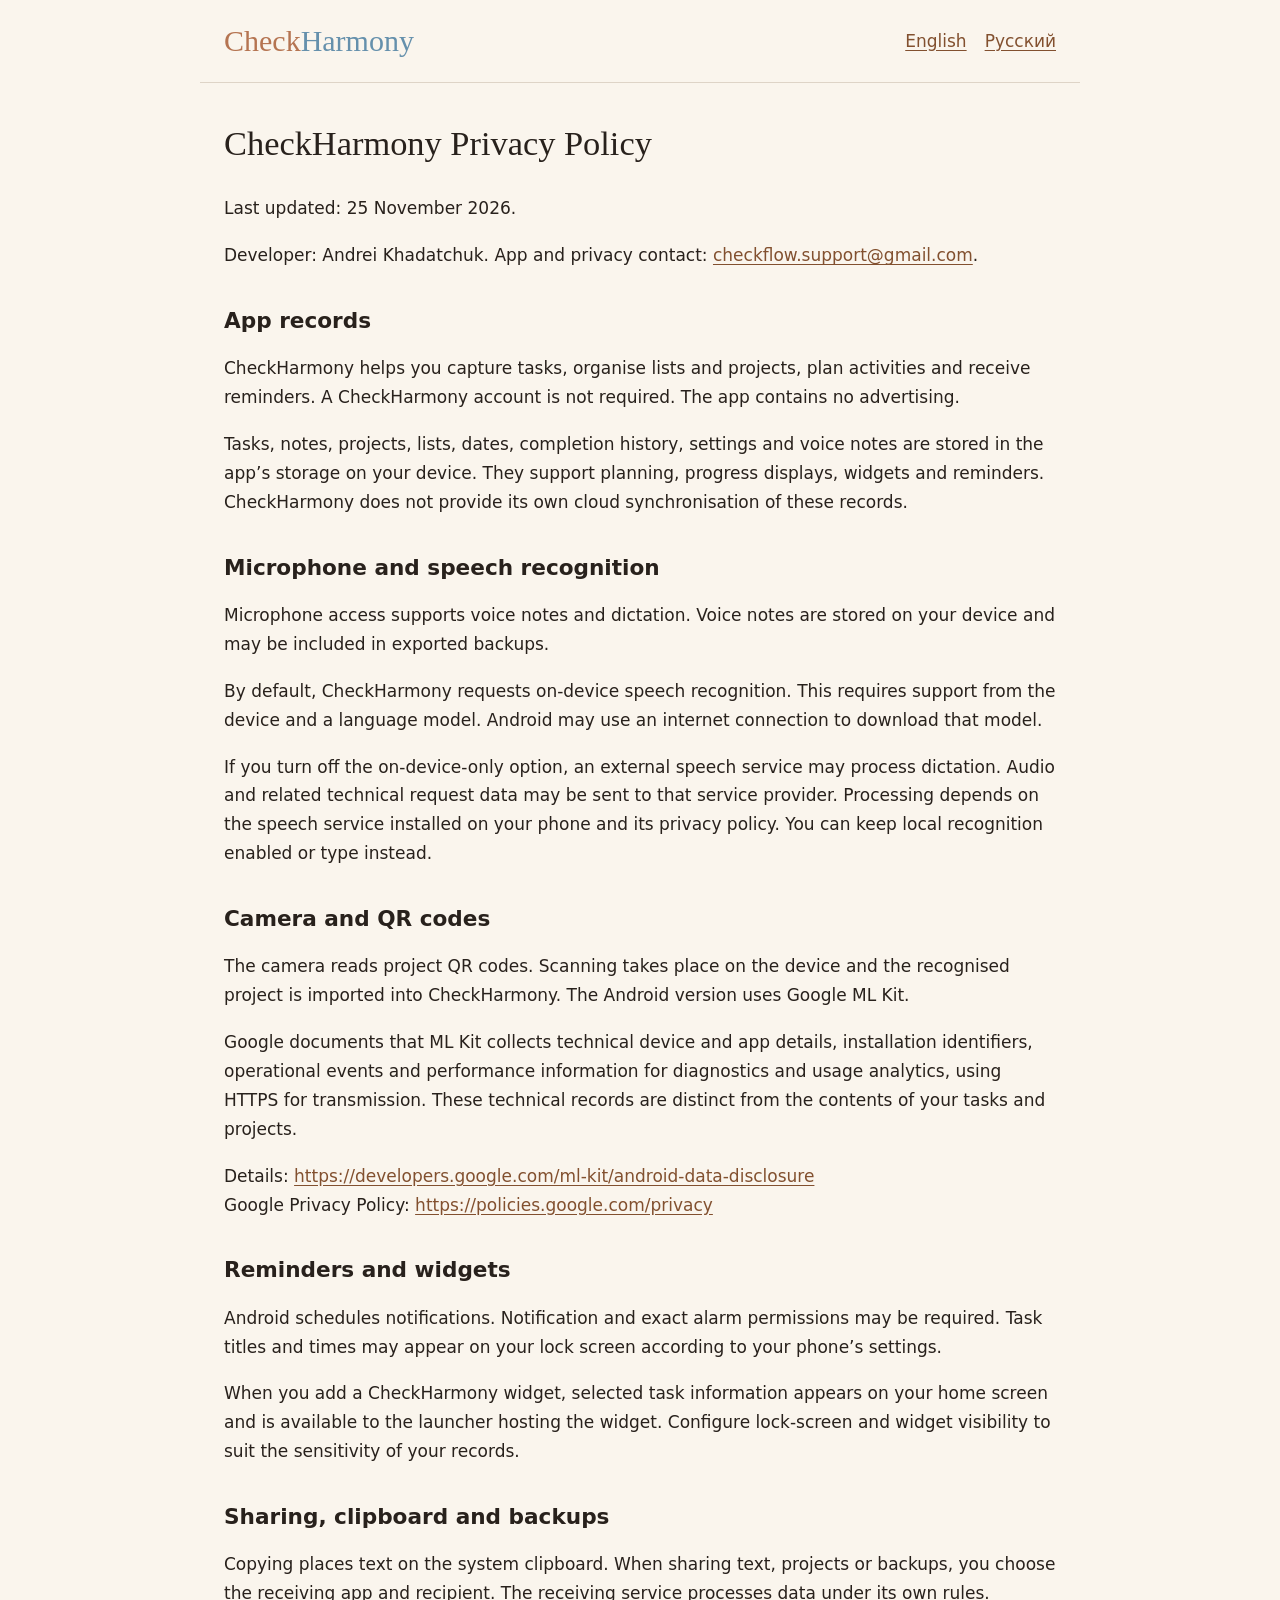
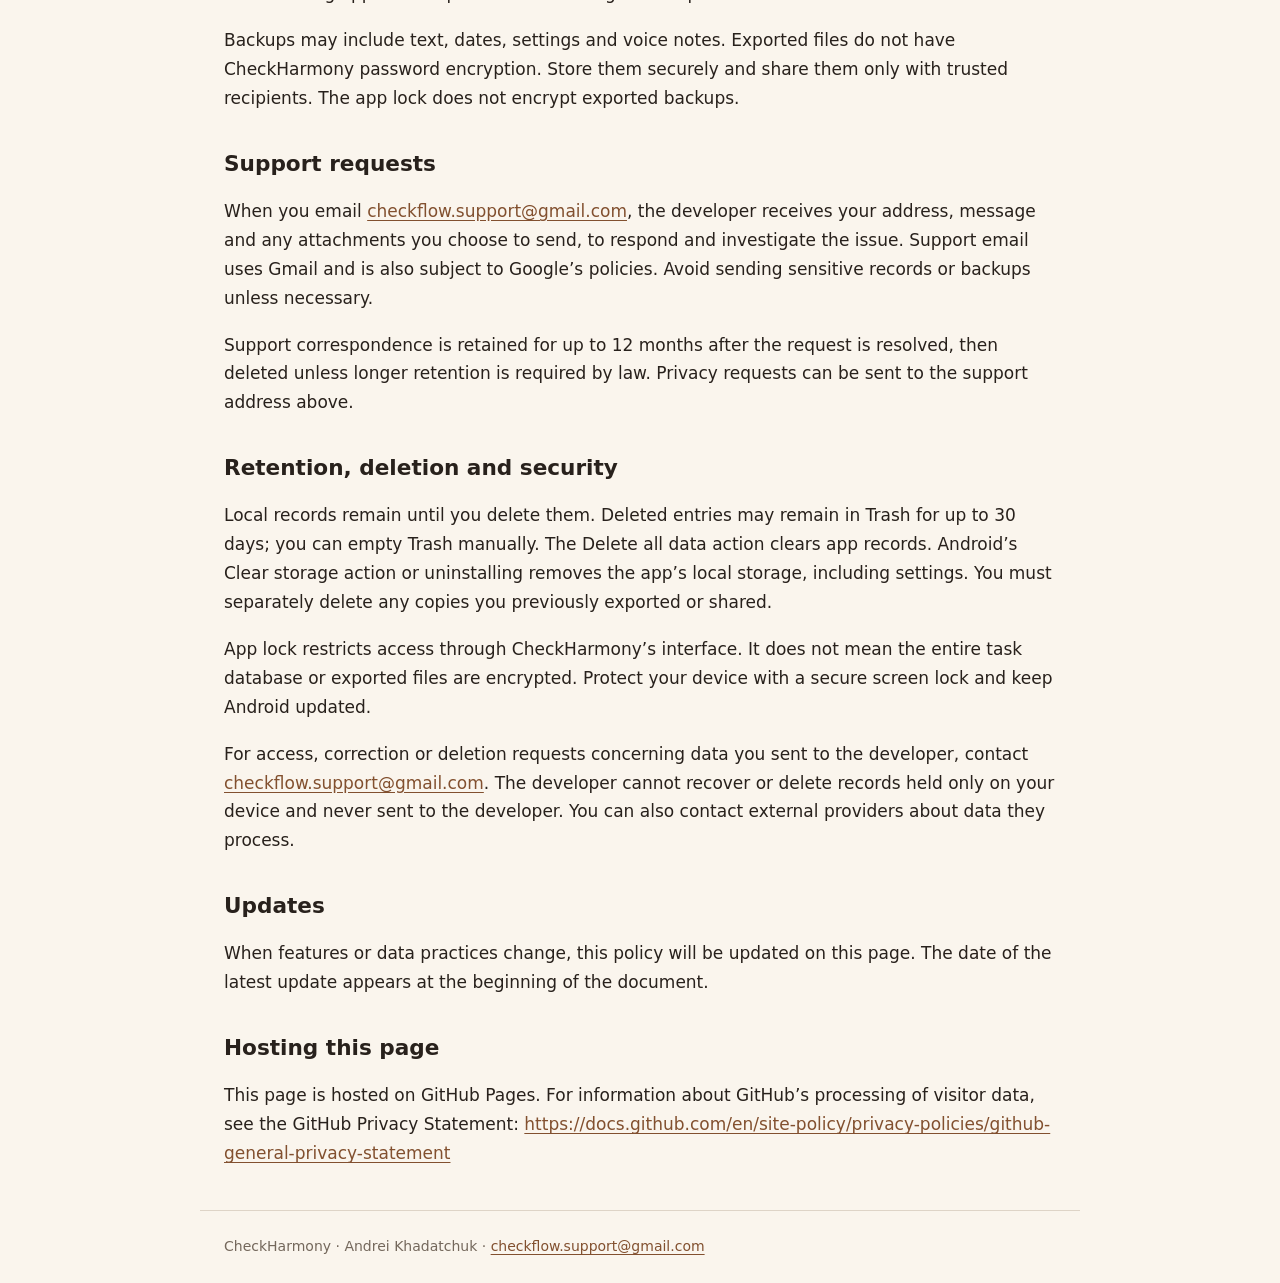
<file: index.html>
<!doctype html>
<html lang="en">
<head>
<meta charset="utf-8">
<meta name="viewport" content="width=device-width, initial-scale=1">
<meta name="description" content="CheckHarmony Privacy Policy">
<title>CheckHarmony Privacy Policy</title>
<link rel="stylesheet" href="styles.css">
</head>
<body>
<header><a class="brand" href="index.html">Check<span>Harmony</span></a><nav aria-label="Language"><a href="index.html" lang="en" hreflang="en">English</a><a href="ru.html" lang="ru" hreflang="ru">Русский</a></nav></header>
<main><h1>CheckHarmony Privacy Policy</h1><p>Last updated: 25 November 2026.</p><p>Developer: Andrei Khadatchuk. App and privacy contact: <a href="mailto:checkflow.support@gmail.com">checkflow.support@gmail.com</a>.</p><h2>App records</h2><p>CheckHarmony helps you capture tasks, organise lists and projects, plan activities and receive reminders. A CheckHarmony account is not required. The app contains no advertising.</p><p>Tasks, notes, projects, lists, dates, completion history, settings and voice notes are stored in the app’s storage on your device. They support planning, progress displays, widgets and reminders. CheckHarmony does not provide its own cloud synchronisation of these records.</p><h2>Microphone and speech recognition</h2><p>Microphone access supports voice notes and dictation. Voice notes are stored on your device and may be included in exported backups.</p><p>By default, CheckHarmony requests on-device speech recognition. This requires support from the device and a language model. Android may use an internet connection to download that model.</p><p>If you turn off the on-device-only option, an external speech service may process dictation. Audio and related technical request data may be sent to that service provider. Processing depends on the speech service installed on your phone and its privacy policy. You can keep local recognition enabled or type instead.</p><h2>Camera and QR codes</h2><p>The camera reads project QR codes. Scanning takes place on the device and the recognised project is imported into CheckHarmony. The Android version uses Google ML Kit.</p><p>Google documents that ML Kit collects technical device and app details, installation identifiers, operational events and performance information for diagnostics and usage analytics, using HTTPS for transmission. These technical records are distinct from the contents of your tasks and projects.</p><p>Details: <a href="https://developers.google.com/ml-kit/android-data-disclosure">https://developers.google.com/ml-kit/android-data-disclosure</a><br>Google Privacy Policy: <a href="https://policies.google.com/privacy">https://policies.google.com/privacy</a></p><h2>Reminders and widgets</h2><p>Android schedules notifications. Notification and exact alarm permissions may be required. Task titles and times may appear on your lock screen according to your phone’s settings.</p><p>When you add a CheckHarmony widget, selected task information appears on your home screen and is available to the launcher hosting the widget. Configure lock-screen and widget visibility to suit the sensitivity of your records.</p><h2>Sharing, clipboard and backups</h2><p>Copying places text on the system clipboard. When sharing text, projects or backups, you choose the receiving app and recipient. The receiving service processes data under its own rules.</p><p>Backups may include text, dates, settings and voice notes. Exported files do not have CheckHarmony password encryption. Store them securely and share them only with trusted recipients. The app lock does not encrypt exported backups.</p><h2>Support requests</h2><p>When you email <a href="mailto:checkflow.support@gmail.com">checkflow.support@gmail.com</a>, the developer receives your address, message and any attachments you choose to send, to respond and investigate the issue. Support email uses Gmail and is also subject to Google’s policies. Avoid sending sensitive records or backups unless necessary.</p><p>Support correspondence is retained for up to 12 months after the request is resolved, then deleted unless longer retention is required by law. Privacy requests can be sent to the support address above.</p><h2>Retention, deletion and security</h2><p>Local records remain until you delete them. Deleted entries may remain in Trash for up to 30 days; you can empty Trash manually. The Delete all data action clears app records. Android’s Clear storage action or uninstalling removes the app’s local storage, including settings. You must separately delete any copies you previously exported or shared.</p><p>App lock restricts access through CheckHarmony’s interface. It does not mean the entire task database or exported files are encrypted. Protect your device with a secure screen lock and keep Android updated.</p><p>For access, correction or deletion requests concerning data you sent to the developer, contact <a href="mailto:checkflow.support@gmail.com">checkflow.support@gmail.com</a>. The developer cannot recover or delete records held only on your device and never sent to the developer. You can also contact external providers about data they process.</p><h2>Updates</h2><p>When features or data practices change, this policy will be updated on this page. The date of the latest update appears at the beginning of the document.</p><h2>Hosting this page</h2><p>This page is hosted on GitHub Pages. For information about GitHub’s processing of visitor data, see the GitHub Privacy Statement: <a href="https://docs.github.com/en/site-policy/privacy-policies/github-general-privacy-statement">https://docs.github.com/en/site-policy/privacy-policies/github-general-privacy-statement</a></p></main>
<footer>CheckHarmony · Andrei Khadatchuk · <a href="mailto:checkflow.support@gmail.com">checkflow.support@gmail.com</a></footer>
</body>
</html>
</file>
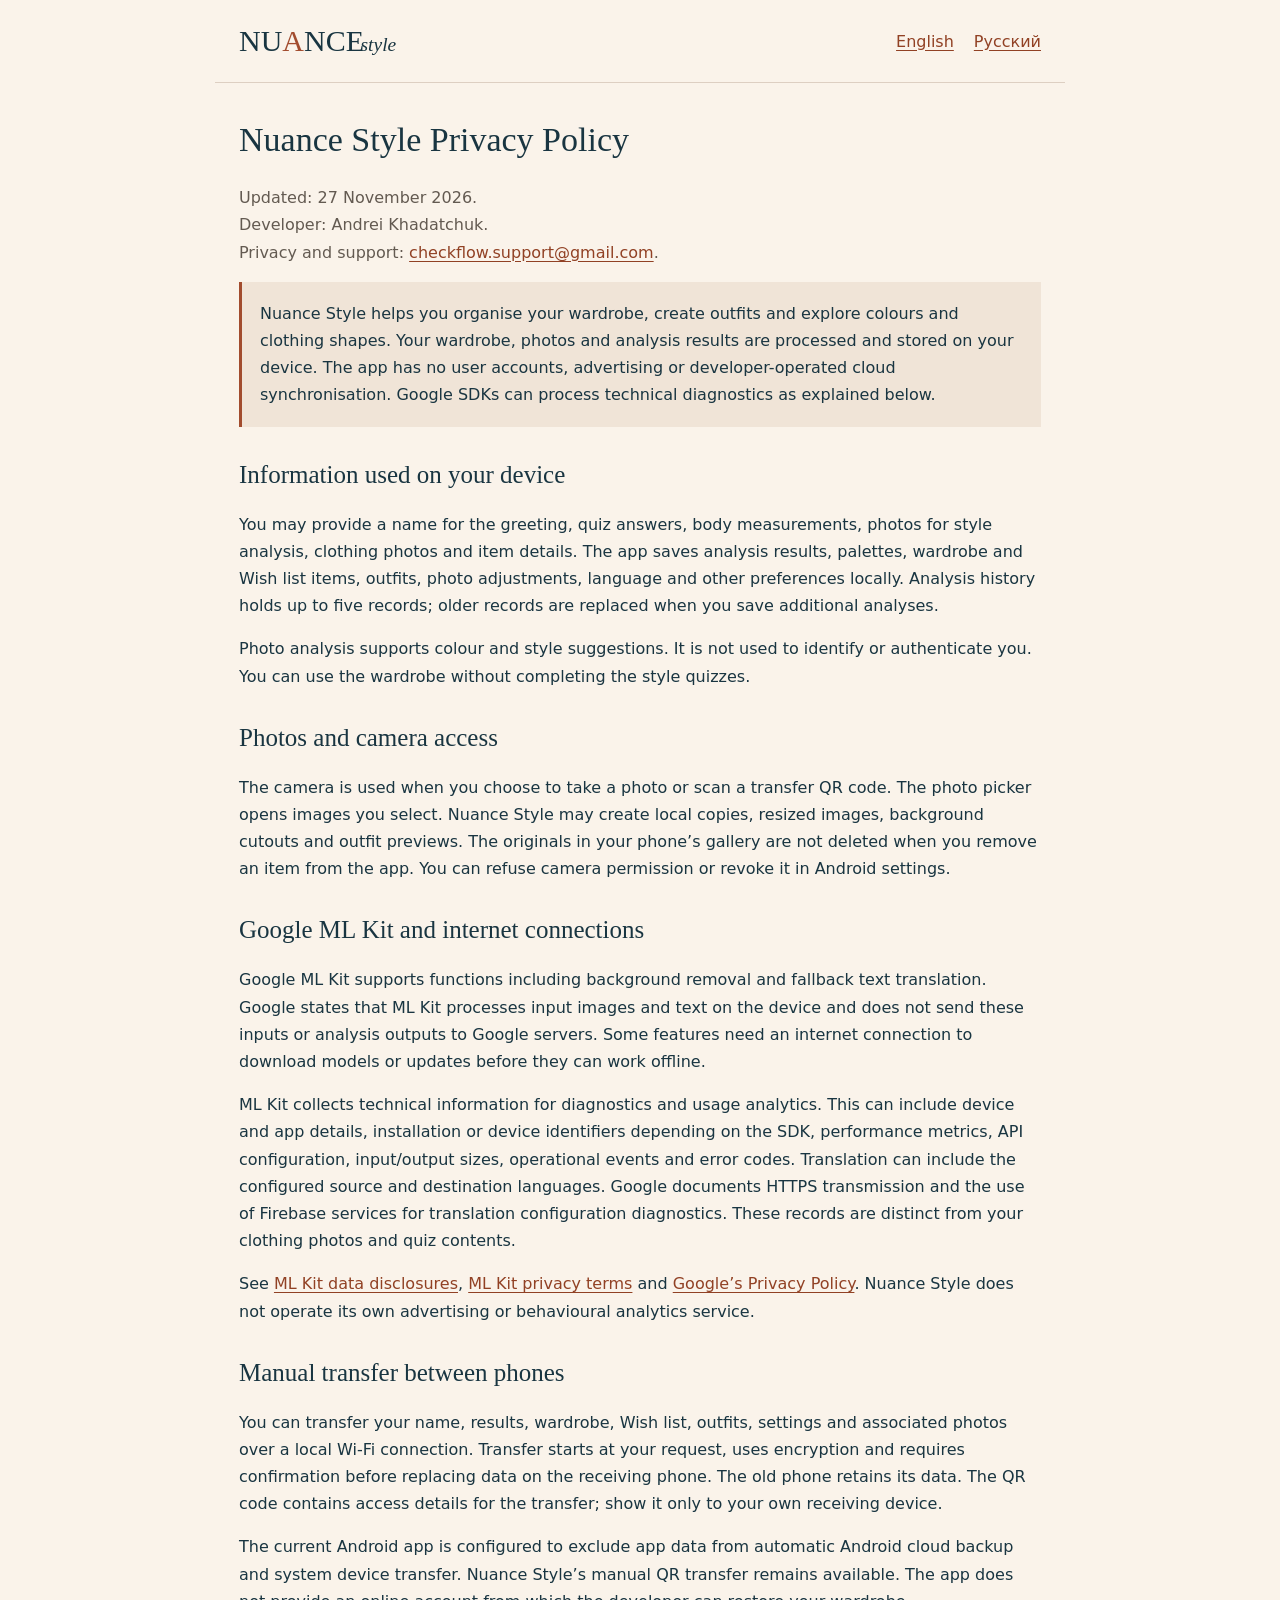
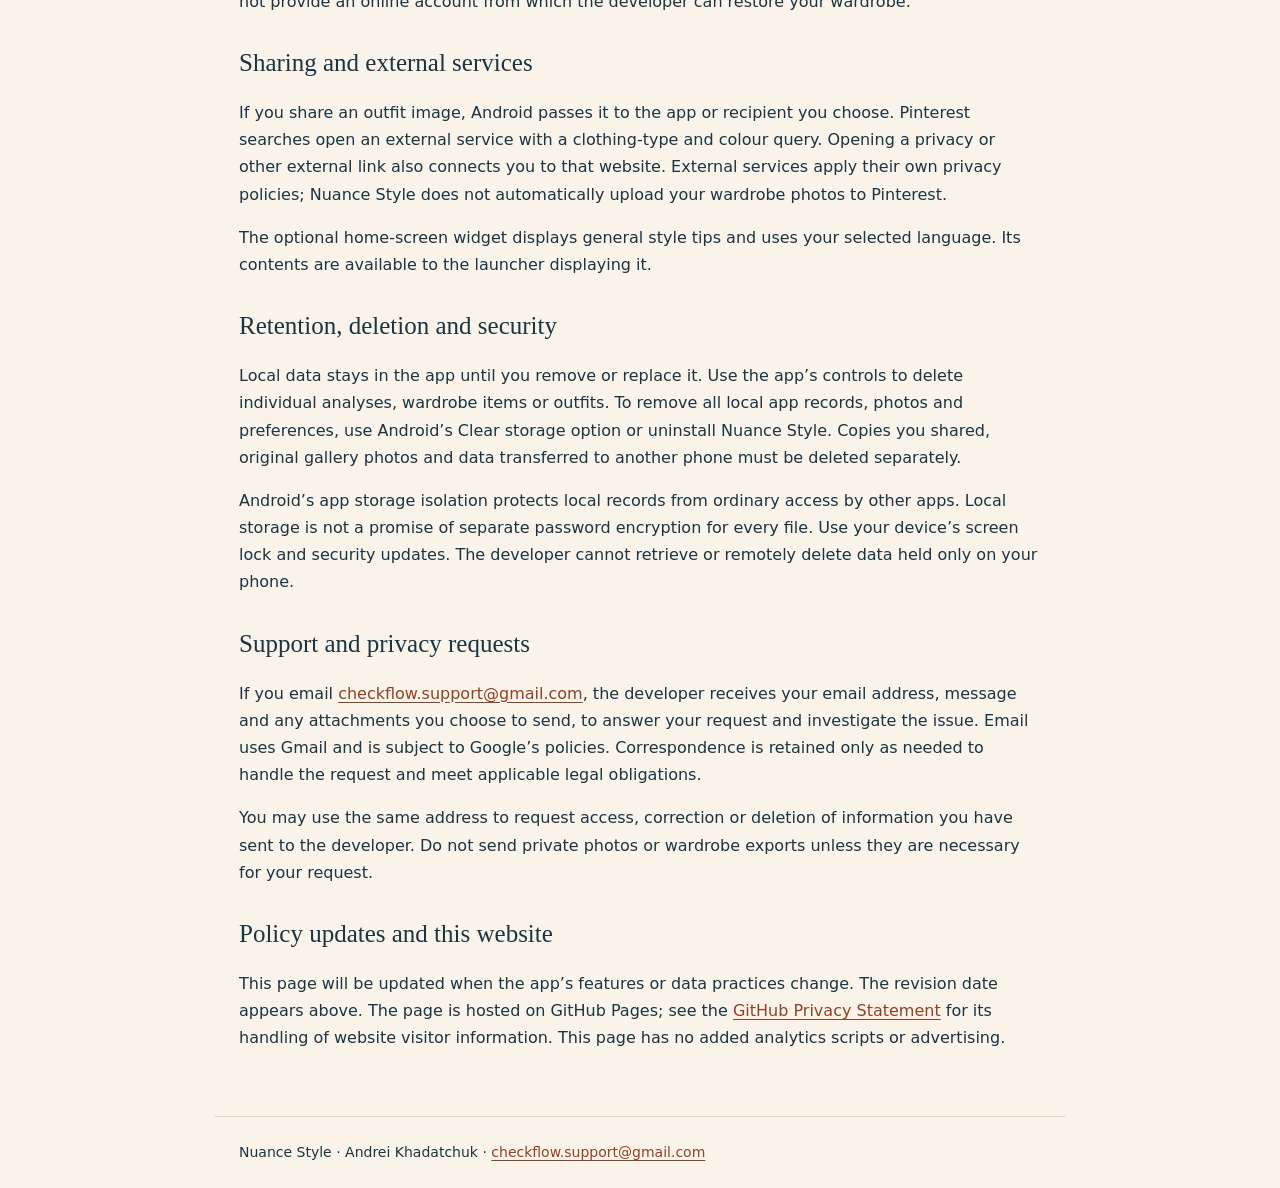
<file: nuance-style/index.html>
<!doctype html>
<html lang="en">
<head><meta charset="utf-8"><meta name="viewport" content="width=device-width, initial-scale=1"><meta name="description" content="Nuance Style privacy policy: local wardrobe, photos, style analysis and Google ML Kit."><title>Nuance Style — Privacy Policy</title><link rel="stylesheet" href="styles.css"></head>
<body>
<header><a class="brand" href="./">NU<b>A</b>NCE<em>style</em></a><nav aria-label="Language"><a href="./" lang="en" hreflang="en" aria-current="page">English</a><a href="ru.html" lang="ru" hreflang="ru">Русский</a></nav></header>
<main>
<h1>Nuance Style Privacy Policy</h1>
<p class="meta">Updated: 27 November 2026.<br>Developer: Andrei Khadatchuk.<br>Privacy and support: <a href="mailto:checkflow.support@gmail.com">checkflow.support@gmail.com</a>.</p>
<p class="intro">Nuance Style helps you organise your wardrobe, create outfits and explore colours and clothing shapes. Your wardrobe, photos and analysis results are processed and stored on your device. The app has no user accounts, advertising or developer-operated cloud synchronisation. Google SDKs can process technical diagnostics as explained below.</p>
<h2>Information used on your device</h2>
<p>You may provide a name for the greeting, quiz answers, body measurements, photos for style analysis, clothing photos and item details. The app saves analysis results, palettes, wardrobe and Wish list items, outfits, photo adjustments, language and other preferences locally. Analysis history holds up to five records; older records are replaced when you save additional analyses.</p>
<p>Photo analysis supports colour and style suggestions. It is not used to identify or authenticate you. You can use the wardrobe without completing the style quizzes.</p>
<h2>Photos and camera access</h2>
<p>The camera is used when you choose to take a photo or scan a transfer QR code. The photo picker opens images you select. Nuance Style may create local copies, resized images, background cutouts and outfit previews. The originals in your phone’s gallery are not deleted when you remove an item from the app. You can refuse camera permission or revoke it in Android settings.</p>
<h2>Google ML Kit and internet connections</h2>
<p>Google ML Kit supports functions including background removal and fallback text translation. Google states that ML Kit processes input images and text on the device and does not send these inputs or analysis outputs to Google servers. Some features need an internet connection to download models or updates before they can work offline.</p>
<p>ML Kit collects technical information for diagnostics and usage analytics. This can include device and app details, installation or device identifiers depending on the SDK, performance metrics, API configuration, input/output sizes, operational events and error codes. Translation can include the configured source and destination languages. Google documents HTTPS transmission and the use of Firebase services for translation configuration diagnostics. These records are distinct from your clothing photos and quiz contents.</p>
<p>See <a href="https://developers.google.com/ml-kit/android-data-disclosure">ML Kit data disclosures</a>, <a href="https://developers.google.com/ml-kit/terms">ML Kit privacy terms</a> and <a href="https://policies.google.com/privacy">Google’s Privacy Policy</a>. Nuance Style does not operate its own advertising or behavioural analytics service.</p>
<h2>Manual transfer between phones</h2>
<p>You can transfer your name, results, wardrobe, Wish list, outfits, settings and associated photos over a local Wi-Fi connection. Transfer starts at your request, uses encryption and requires confirmation before replacing data on the receiving phone. The old phone retains its data. The QR code contains access details for the transfer; show it only to your own receiving device.</p>
<p>The current Android app is configured to exclude app data from automatic Android cloud backup and system device transfer. Nuance Style’s manual QR transfer remains available. The app does not provide an online account from which the developer can restore your wardrobe.</p>
<h2>Sharing and external services</h2>
<p>If you share an outfit image, Android passes it to the app or recipient you choose. Pinterest searches open an external service with a clothing-type and colour query. Opening a privacy or other external link also connects you to that website. External services apply their own privacy policies; Nuance Style does not automatically upload your wardrobe photos to Pinterest.</p>
<p>The optional home-screen widget displays general style tips and uses your selected language. Its contents are available to the launcher displaying it.</p>
<h2>Retention, deletion and security</h2>
<p>Local data stays in the app until you remove or replace it. Use the app’s controls to delete individual analyses, wardrobe items or outfits. To remove all local app records, photos and preferences, use Android’s Clear storage option or uninstall Nuance Style. Copies you shared, original gallery photos and data transferred to another phone must be deleted separately.</p>
<p>Android’s app storage isolation protects local records from ordinary access by other apps. Local storage is not a promise of separate password encryption for every file. Use your device’s screen lock and security updates. The developer cannot retrieve or remotely delete data held only on your phone.</p>
<h2>Support and privacy requests</h2>
<p>If you email <a href="mailto:checkflow.support@gmail.com">checkflow.support@gmail.com</a>, the developer receives your email address, message and any attachments you choose to send, to answer your request and investigate the issue. Email uses Gmail and is subject to Google’s policies. Correspondence is retained only as needed to handle the request and meet applicable legal obligations.</p>
<p>You may use the same address to request access, correction or deletion of information you have sent to the developer. Do not send private photos or wardrobe exports unless they are necessary for your request.</p>
<h2>Policy updates and this website</h2>
<p>This page will be updated when the app’s features or data practices change. The revision date appears above. The page is hosted on GitHub Pages; see the <a href="https://docs.github.com/en/site-policy/privacy-policies/github-general-privacy-statement">GitHub Privacy Statement</a> for its handling of website visitor information. This page has no added analytics scripts or advertising.</p>
</main><footer>Nuance Style · Andrei Khadatchuk · <a href="mailto:checkflow.support@gmail.com">checkflow.support@gmail.com</a></footer>
</body></html>
</file>
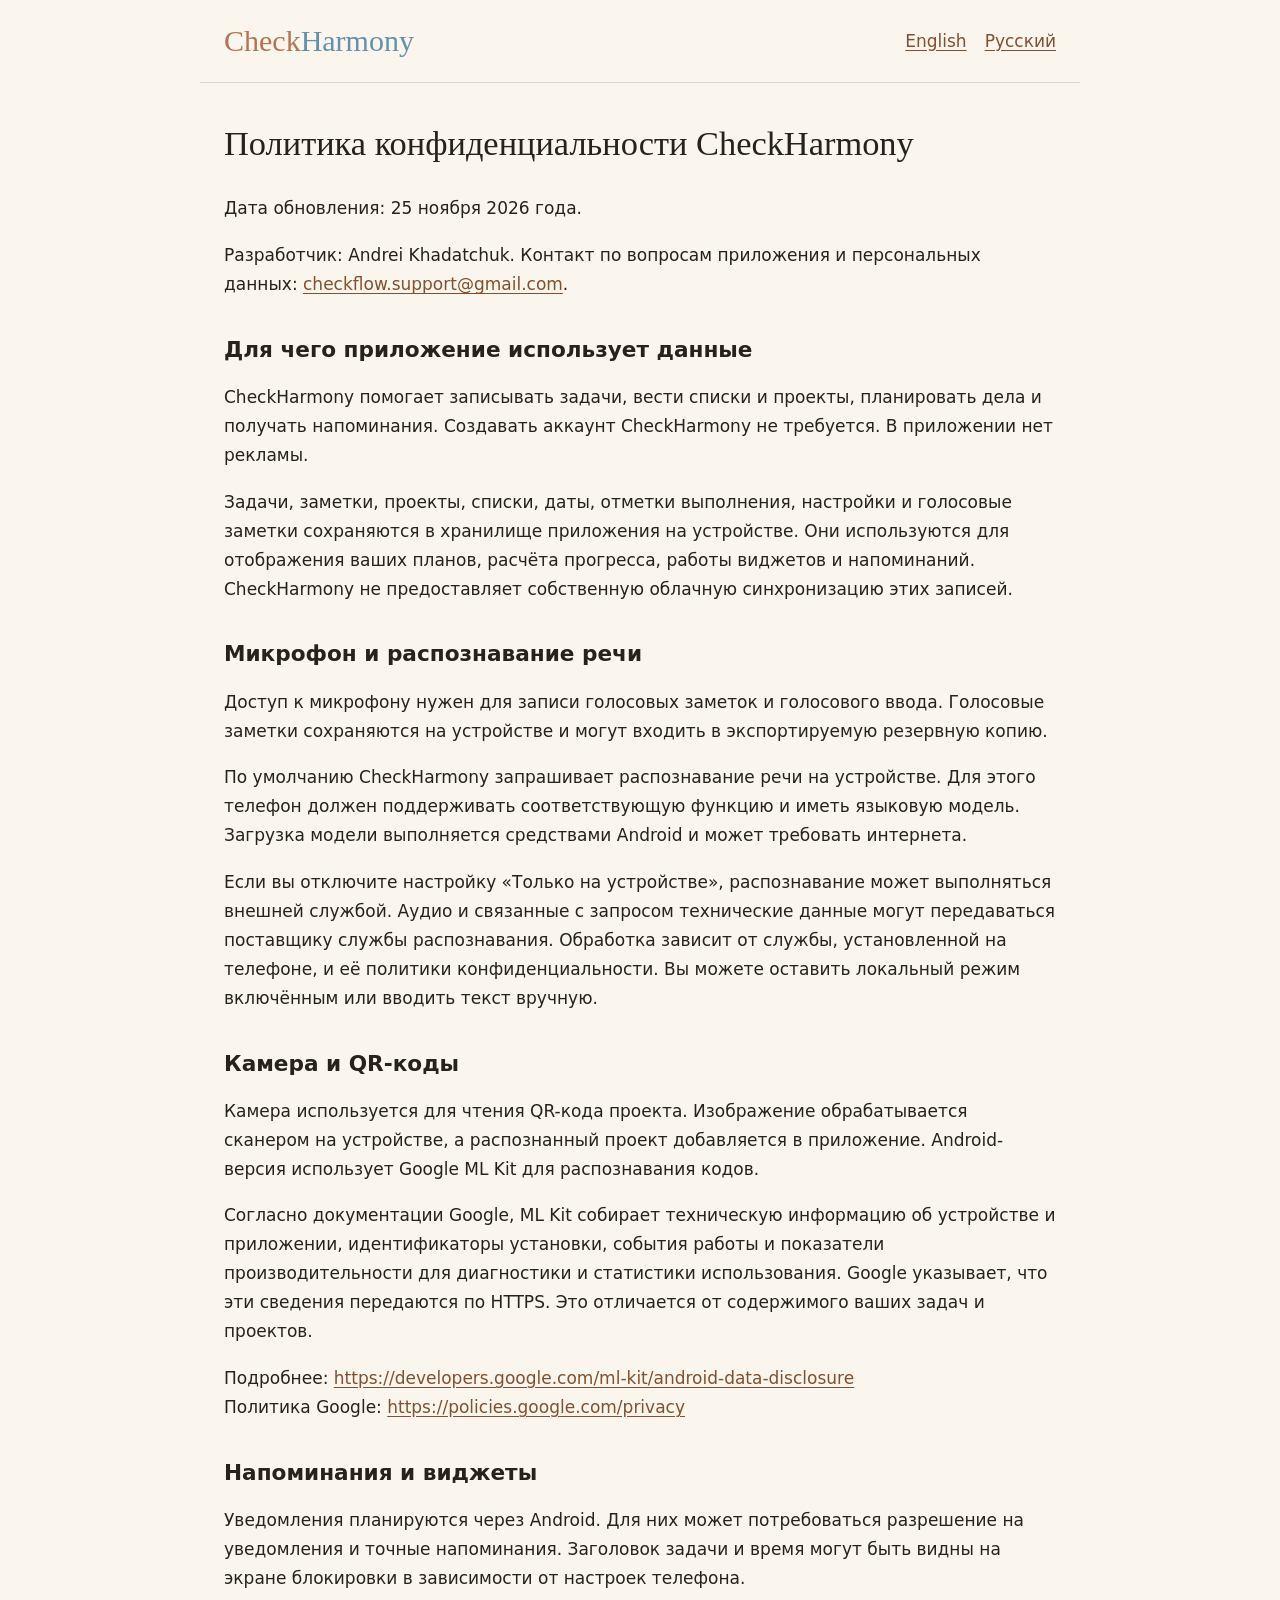
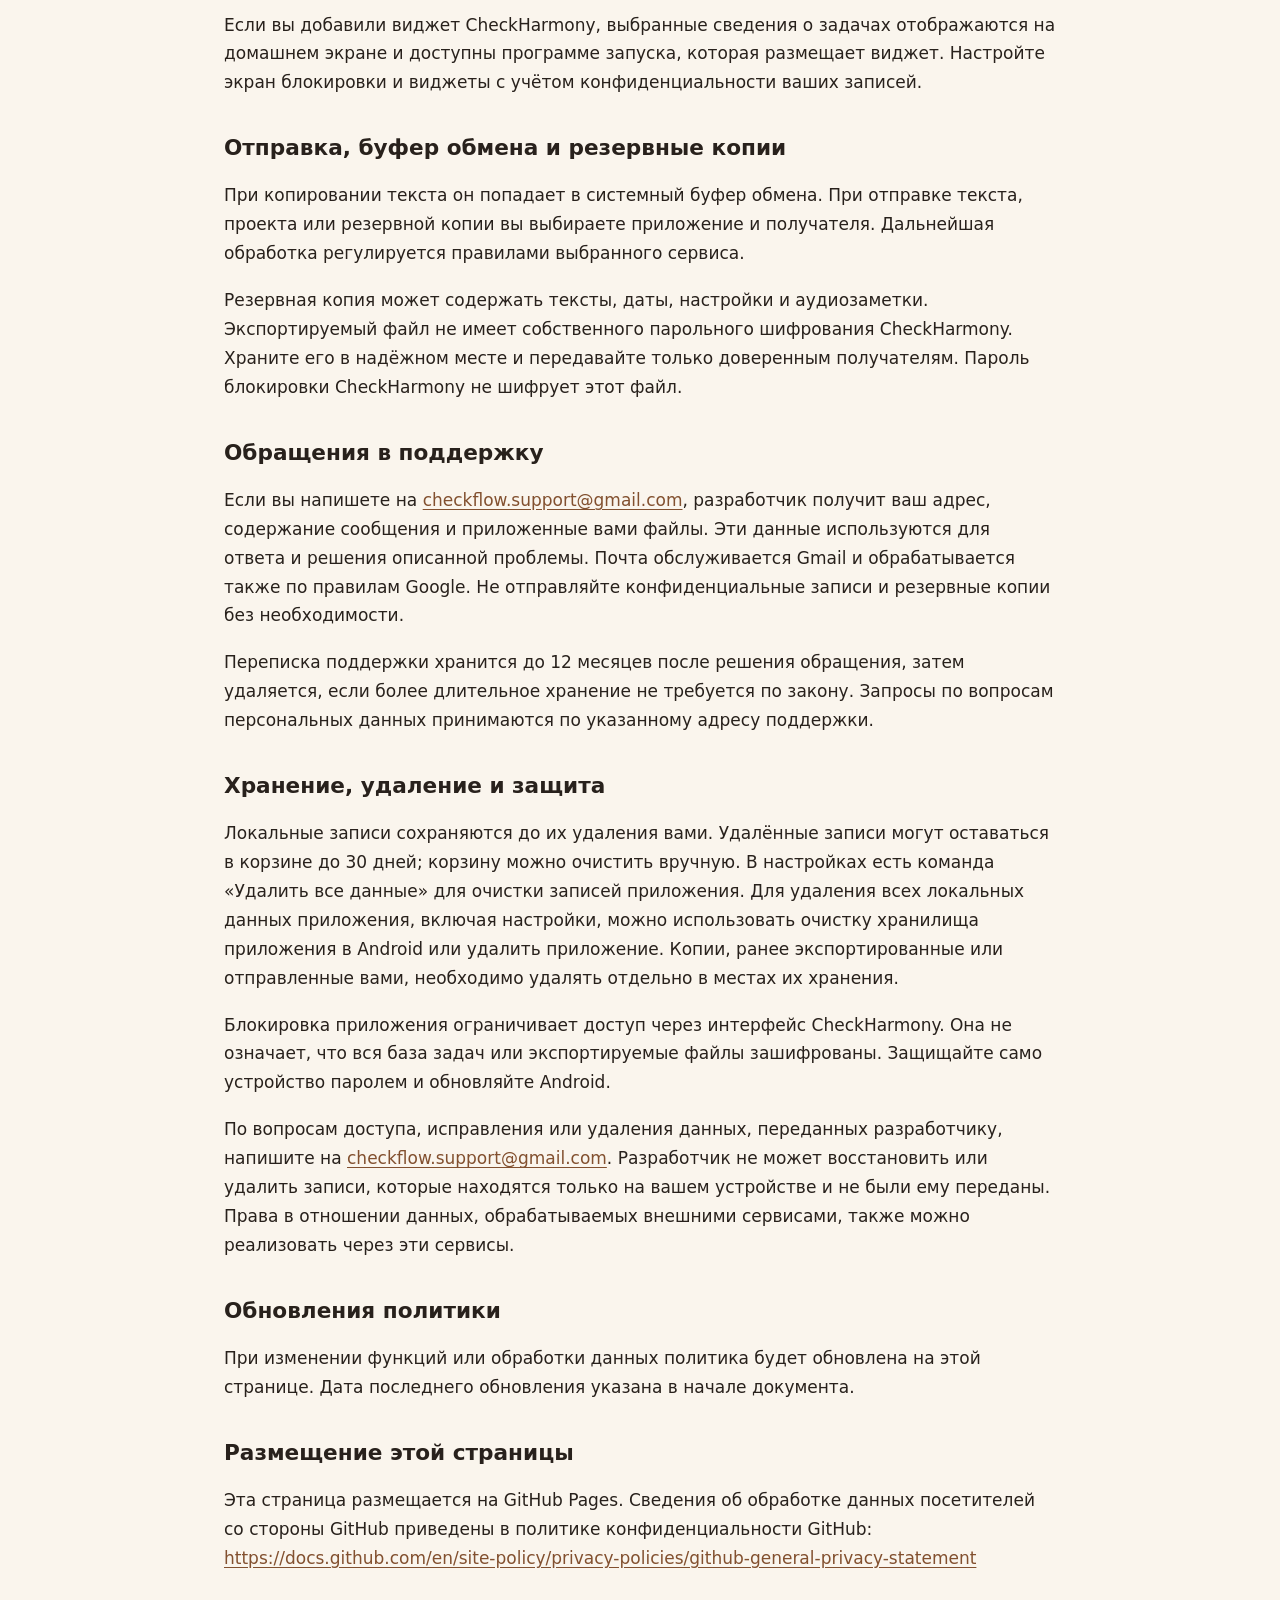
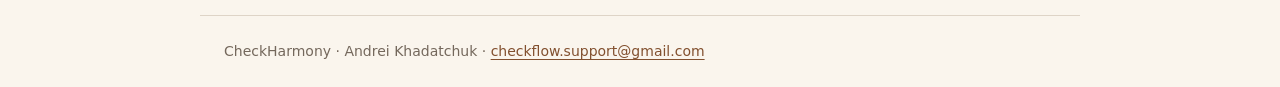
<file: ru.html>
<!doctype html>
<html lang="ru">
<head>
<meta charset="utf-8">
<meta name="viewport" content="width=device-width, initial-scale=1">
<meta name="description" content="Политика конфиденциальности CheckHarmony">
<title>Политика конфиденциальности CheckHarmony</title>
<link rel="stylesheet" href="styles.css">
</head>
<body>
<header><a class="brand" href="index.html">Check<span>Harmony</span></a><nav aria-label="Language"><a href="index.html" lang="en" hreflang="en">English</a><a href="ru.html" lang="ru" hreflang="ru">Русский</a></nav></header>
<main><h1>Политика конфиденциальности CheckHarmony</h1><p>Дата обновления: 25 ноября 2026 года.</p><p>Разработчик: Andrei Khadatchuk. Контакт по вопросам приложения и персональных данных: <a href="mailto:checkflow.support@gmail.com">checkflow.support@gmail.com</a>.</p><h2>Для чего приложение использует данные</h2><p>CheckHarmony помогает записывать задачи, вести списки и проекты, планировать дела и получать напоминания. Создавать аккаунт CheckHarmony не требуется. В приложении нет рекламы.</p><p>Задачи, заметки, проекты, списки, даты, отметки выполнения, настройки и голосовые заметки сохраняются в хранилище приложения на устройстве. Они используются для отображения ваших планов, расчёта прогресса, работы виджетов и напоминаний. CheckHarmony не предоставляет собственную облачную синхронизацию этих записей.</p><h2>Микрофон и распознавание речи</h2><p>Доступ к микрофону нужен для записи голосовых заметок и голосового ввода. Голосовые заметки сохраняются на устройстве и могут входить в экспортируемую резервную копию.</p><p>По умолчанию CheckHarmony запрашивает распознавание речи на устройстве. Для этого телефон должен поддерживать соответствующую функцию и иметь языковую модель. Загрузка модели выполняется средствами Android и может требовать интернета.</p><p>Если вы отключите настройку «Только на устройстве», распознавание может выполняться внешней службой. Аудио и связанные с запросом технические данные могут передаваться поставщику службы распознавания. Обработка зависит от службы, установленной на телефоне, и её политики конфиденциальности. Вы можете оставить локальный режим включённым или вводить текст вручную.</p><h2>Камера и QR-коды</h2><p>Камера используется для чтения QR-кода проекта. Изображение обрабатывается сканером на устройстве, а распознанный проект добавляется в приложение. Android-версия использует Google ML Kit для распознавания кодов.</p><p>Согласно документации Google, ML Kit собирает техническую информацию об устройстве и приложении, идентификаторы установки, события работы и показатели производительности для диагностики и статистики использования. Google указывает, что эти сведения передаются по HTTPS. Это отличается от содержимого ваших задач и проектов.</p><p>Подробнее: <a href="https://developers.google.com/ml-kit/android-data-disclosure">https://developers.google.com/ml-kit/android-data-disclosure</a><br>Политика Google: <a href="https://policies.google.com/privacy">https://policies.google.com/privacy</a></p><h2>Напоминания и виджеты</h2><p>Уведомления планируются через Android. Для них может потребоваться разрешение на уведомления и точные напоминания. Заголовок задачи и время могут быть видны на экране блокировки в зависимости от настроек телефона.</p><p>Если вы добавили виджет CheckHarmony, выбранные сведения о задачах отображаются на домашнем экране и доступны программе запуска, которая размещает виджет. Настройте экран блокировки и виджеты с учётом конфиденциальности ваших записей.</p><h2>Отправка, буфер обмена и резервные копии</h2><p>При копировании текста он попадает в системный буфер обмена. При отправке текста, проекта или резервной копии вы выбираете приложение и получателя. Дальнейшая обработка регулируется правилами выбранного сервиса.</p><p>Резервная копия может содержать тексты, даты, настройки и аудиозаметки. Экспортируемый файл не имеет собственного парольного шифрования CheckHarmony. Храните его в надёжном месте и передавайте только доверенным получателям. Пароль блокировки CheckHarmony не шифрует этот файл.</p><h2>Обращения в поддержку</h2><p>Если вы напишете на <a href="mailto:checkflow.support@gmail.com">checkflow.support@gmail.com</a>, разработчик получит ваш адрес, содержание сообщения и приложенные вами файлы. Эти данные используются для ответа и решения описанной проблемы. Почта обслуживается Gmail и обрабатывается также по правилам Google. Не отправляйте конфиденциальные записи и резервные копии без необходимости.</p><p>Переписка поддержки хранится до 12 месяцев после решения обращения, затем удаляется, если более длительное хранение не требуется по закону. Запросы по вопросам персональных данных принимаются по указанному адресу поддержки.</p><h2>Хранение, удаление и защита</h2><p>Локальные записи сохраняются до их удаления вами. Удалённые записи могут оставаться в корзине до 30 дней; корзину можно очистить вручную. В настройках есть команда «Удалить все данные» для очистки записей приложения. Для удаления всех локальных данных приложения, включая настройки, можно использовать очистку хранилища приложения в Android или удалить приложение. Копии, ранее экспортированные или отправленные вами, необходимо удалять отдельно в местах их хранения.</p><p>Блокировка приложения ограничивает доступ через интерфейс CheckHarmony. Она не означает, что вся база задач или экспортируемые файлы зашифрованы. Защищайте само устройство паролем и обновляйте Android.</p><p>По вопросам доступа, исправления или удаления данных, переданных разработчику, напишите на <a href="mailto:checkflow.support@gmail.com">checkflow.support@gmail.com</a>. Разработчик не может восстановить или удалить записи, которые находятся только на вашем устройстве и не были ему переданы. Права в отношении данных, обрабатываемых внешними сервисами, также можно реализовать через эти сервисы.</p><h2>Обновления политики</h2><p>При изменении функций или обработки данных политика будет обновлена на этой странице. Дата последнего обновления указана в начале документа.</p><h2>Размещение этой страницы</h2><p>Эта страница размещается на GitHub Pages. Сведения об обработке данных посетителей со стороны GitHub приведены в политике конфиденциальности GitHub: <a href="https://docs.github.com/en/site-policy/privacy-policies/github-general-privacy-statement">https://docs.github.com/en/site-policy/privacy-policies/github-general-privacy-statement</a></p></main>
<footer>CheckHarmony · Andrei Khadatchuk · <a href="mailto:checkflow.support@gmail.com">checkflow.support@gmail.com</a></footer>
</body>
</html>
</file>
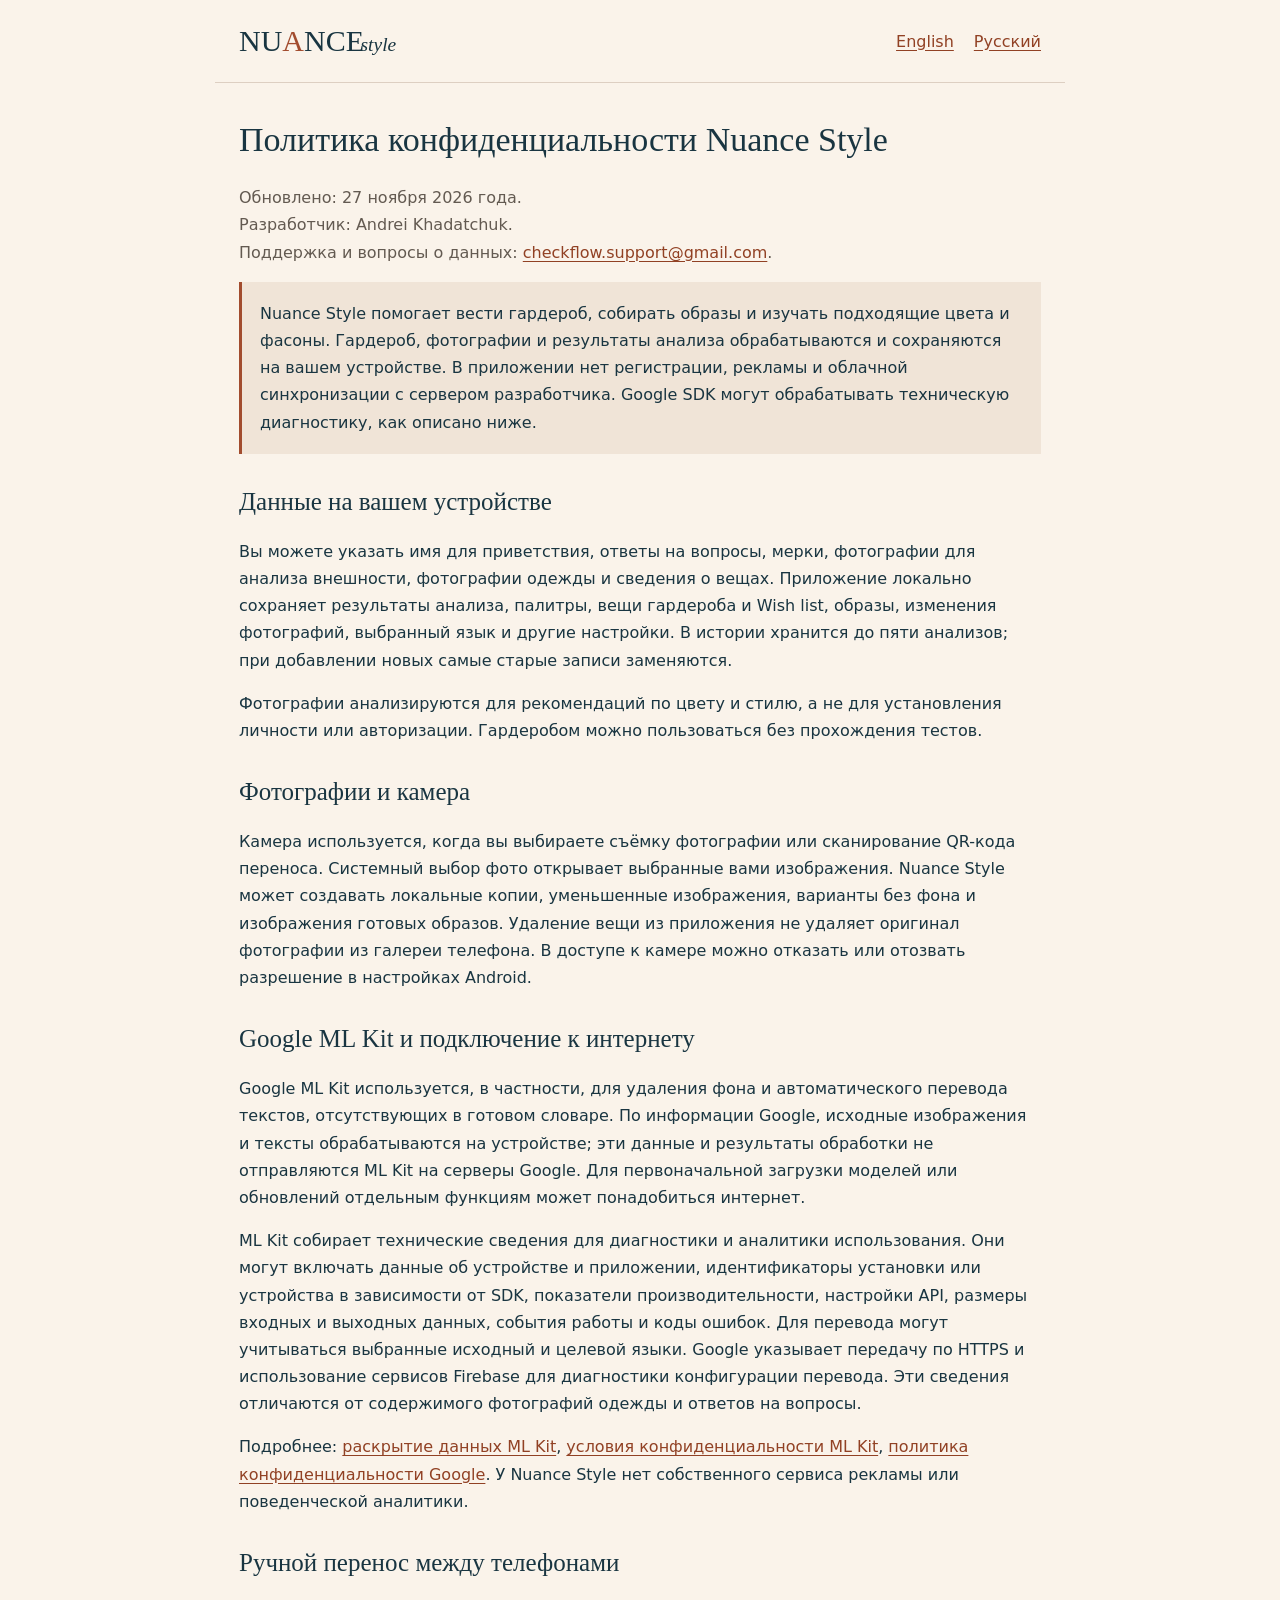
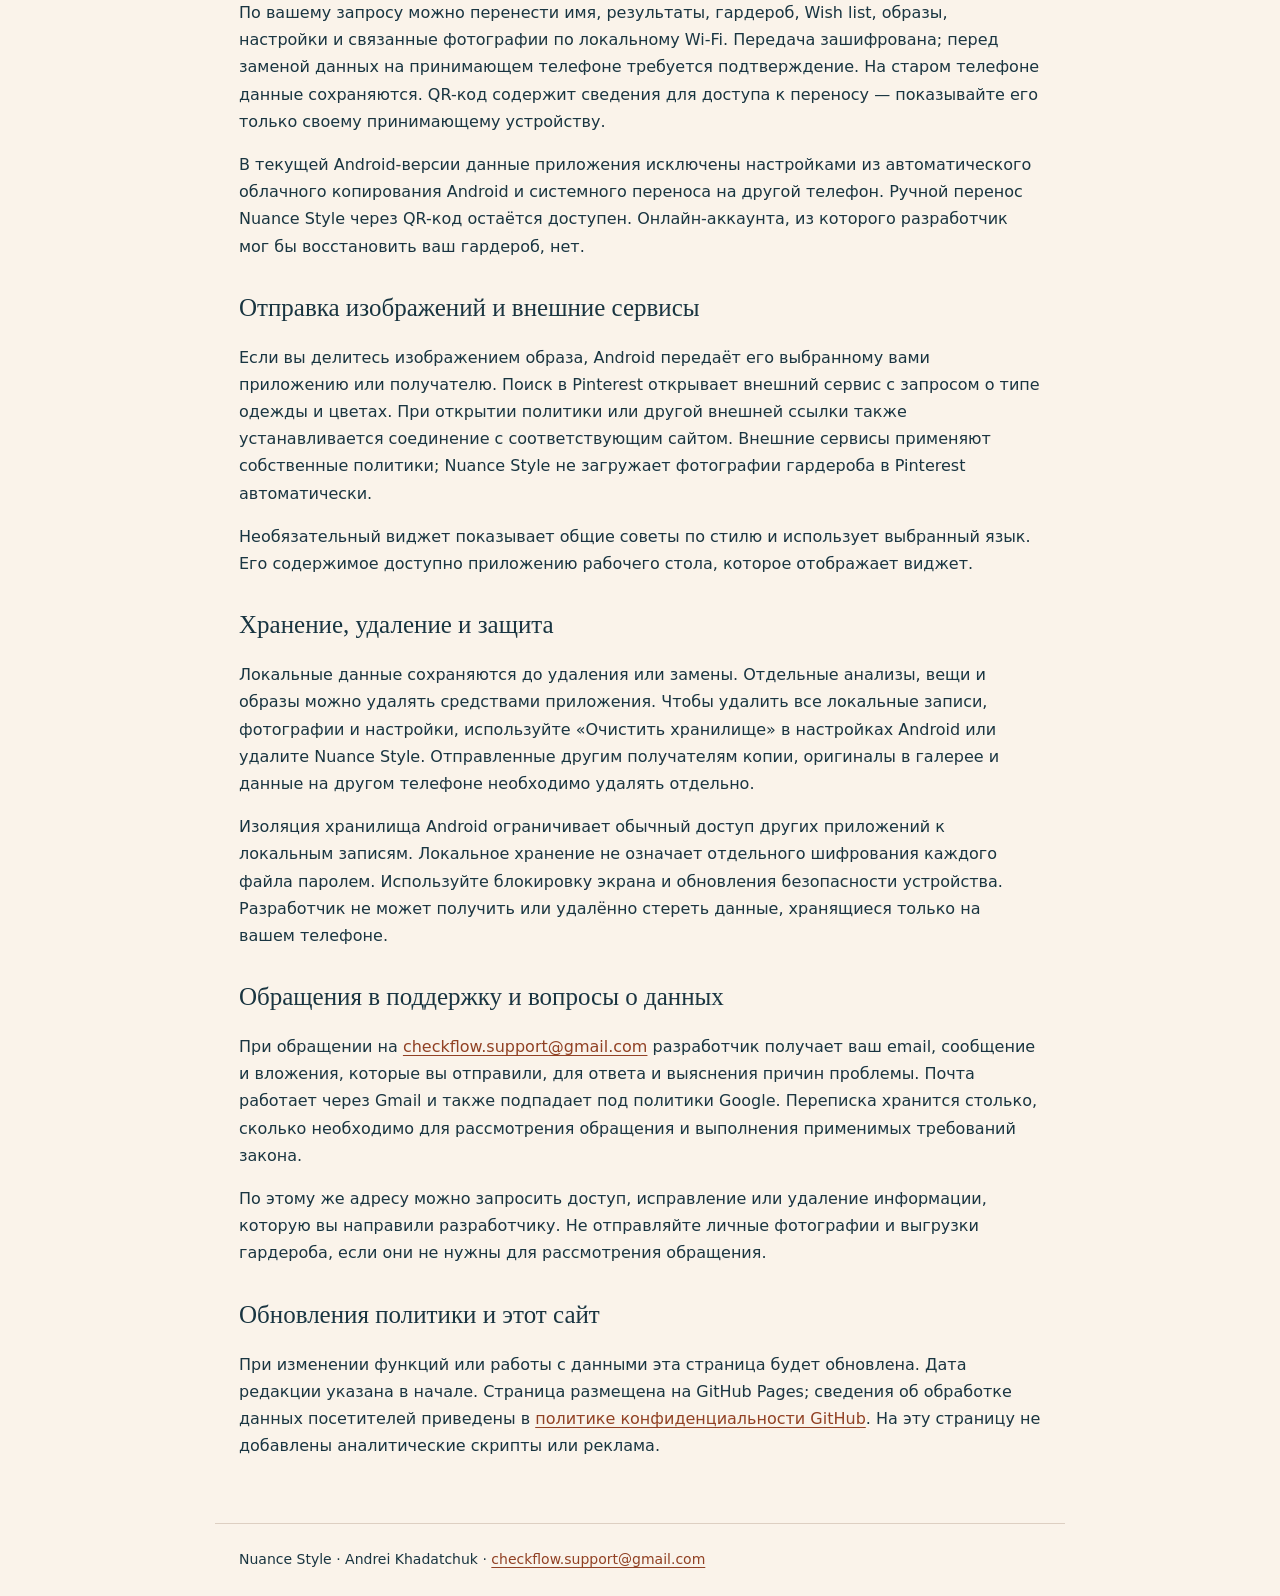
<file: nuance-style/ru.html>
<!doctype html>
<html lang="ru">
<head><meta charset="utf-8"><meta name="viewport" content="width=device-width, initial-scale=1"><meta name="description" content="Политика конфиденциальности Nuance Style: гардероб, фотографии, анализ внешности и Google ML Kit."><title>Nuance Style — Политика конфиденциальности</title><link rel="stylesheet" href="styles.css"></head>
<body>
<header><a class="brand" href="./">NU<b>A</b>NCE<em>style</em></a><nav aria-label="Язык"><a href="./" lang="en" hreflang="en">English</a><a href="ru.html" lang="ru" hreflang="ru" aria-current="page">Русский</a></nav></header>
<main>
<h1>Политика конфиденциальности Nuance Style</h1>
<p class="meta">Обновлено: 27 ноября 2026 года.<br>Разработчик: Andrei Khadatchuk.<br>Поддержка и вопросы о данных: <a href="mailto:checkflow.support@gmail.com">checkflow.support@gmail.com</a>.</p>
<p class="intro">Nuance Style помогает вести гардероб, собирать образы и изучать подходящие цвета и фасоны. Гардероб, фотографии и результаты анализа обрабатываются и сохраняются на вашем устройстве. В приложении нет регистрации, рекламы и облачной синхронизации с сервером разработчика. Google SDK могут обрабатывать техническую диагностику, как описано ниже.</p>
<h2>Данные на вашем устройстве</h2>
<p>Вы можете указать имя для приветствия, ответы на вопросы, мерки, фотографии для анализа внешности, фотографии одежды и сведения о вещах. Приложение локально сохраняет результаты анализа, палитры, вещи гардероба и Wish list, образы, изменения фотографий, выбранный язык и другие настройки. В истории хранится до пяти анализов; при добавлении новых самые старые записи заменяются.</p>
<p>Фотографии анализируются для рекомендаций по цвету и стилю, а не для установления личности или авторизации. Гардеробом можно пользоваться без прохождения тестов.</p>
<h2>Фотографии и камера</h2>
<p>Камера используется, когда вы выбираете съёмку фотографии или сканирование QR-кода переноса. Системный выбор фото открывает выбранные вами изображения. Nuance Style может создавать локальные копии, уменьшенные изображения, варианты без фона и изображения готовых образов. Удаление вещи из приложения не удаляет оригинал фотографии из галереи телефона. В доступе к камере можно отказать или отозвать разрешение в настройках Android.</p>
<h2>Google ML Kit и подключение к интернету</h2>
<p>Google ML Kit используется, в частности, для удаления фона и автоматического перевода текстов, отсутствующих в готовом словаре. По информации Google, исходные изображения и тексты обрабатываются на устройстве; эти данные и результаты обработки не отправляются ML Kit на серверы Google. Для первоначальной загрузки моделей или обновлений отдельным функциям может понадобиться интернет.</p>
<p>ML Kit собирает технические сведения для диагностики и аналитики использования. Они могут включать данные об устройстве и приложении, идентификаторы установки или устройства в зависимости от SDK, показатели производительности, настройки API, размеры входных и выходных данных, события работы и коды ошибок. Для перевода могут учитываться выбранные исходный и целевой языки. Google указывает передачу по HTTPS и использование сервисов Firebase для диагностики конфигурации перевода. Эти сведения отличаются от содержимого фотографий одежды и ответов на вопросы.</p>
<p>Подробнее: <a href="https://developers.google.com/ml-kit/android-data-disclosure">раскрытие данных ML Kit</a>, <a href="https://developers.google.com/ml-kit/terms">условия конфиденциальности ML Kit</a>, <a href="https://policies.google.com/privacy">политика конфиденциальности Google</a>. У Nuance Style нет собственного сервиса рекламы или поведенческой аналитики.</p>
<h2>Ручной перенос между телефонами</h2>
<p>По вашему запросу можно перенести имя, результаты, гардероб, Wish list, образы, настройки и связанные фотографии по локальному Wi-Fi. Передача зашифрована; перед заменой данных на принимающем телефоне требуется подтверждение. На старом телефоне данные сохраняются. QR-код содержит сведения для доступа к переносу — показывайте его только своему принимающему устройству.</p>
<p>В текущей Android-версии данные приложения исключены настройками из автоматического облачного копирования Android и системного переноса на другой телефон. Ручной перенос Nuance Style через QR-код остаётся доступен. Онлайн-аккаунта, из которого разработчик мог бы восстановить ваш гардероб, нет.</p>
<h2>Отправка изображений и внешние сервисы</h2>
<p>Если вы делитесь изображением образа, Android передаёт его выбранному вами приложению или получателю. Поиск в Pinterest открывает внешний сервис с запросом о типе одежды и цветах. При открытии политики или другой внешней ссылки также устанавливается соединение с соответствующим сайтом. Внешние сервисы применяют собственные политики; Nuance Style не загружает фотографии гардероба в Pinterest автоматически.</p>
<p>Необязательный виджет показывает общие советы по стилю и использует выбранный язык. Его содержимое доступно приложению рабочего стола, которое отображает виджет.</p>
<h2>Хранение, удаление и защита</h2>
<p>Локальные данные сохраняются до удаления или замены. Отдельные анализы, вещи и образы можно удалять средствами приложения. Чтобы удалить все локальные записи, фотографии и настройки, используйте «Очистить хранилище» в настройках Android или удалите Nuance Style. Отправленные другим получателям копии, оригиналы в галерее и данные на другом телефоне необходимо удалять отдельно.</p>
<p>Изоляция хранилища Android ограничивает обычный доступ других приложений к локальным записям. Локальное хранение не означает отдельного шифрования каждого файла паролем. Используйте блокировку экрана и обновления безопасности устройства. Разработчик не может получить или удалённо стереть данные, хранящиеся только на вашем телефоне.</p>
<h2>Обращения в поддержку и вопросы о данных</h2>
<p>При обращении на <a href="mailto:checkflow.support@gmail.com">checkflow.support@gmail.com</a> разработчик получает ваш email, сообщение и вложения, которые вы отправили, для ответа и выяснения причин проблемы. Почта работает через Gmail и также подпадает под политики Google. Переписка хранится столько, сколько необходимо для рассмотрения обращения и выполнения применимых требований закона.</p>
<p>По этому же адресу можно запросить доступ, исправление или удаление информации, которую вы направили разработчику. Не отправляйте личные фотографии и выгрузки гардероба, если они не нужны для рассмотрения обращения.</p>
<h2>Обновления политики и этот сайт</h2>
<p>При изменении функций или работы с данными эта страница будет обновлена. Дата редакции указана в начале. Страница размещена на GitHub Pages; сведения об обработке данных посетителей приведены в <a href="https://docs.github.com/en/site-policy/privacy-policies/github-general-privacy-statement">политике конфиденциальности GitHub</a>. На эту страницу не добавлены аналитические скрипты или реклама.</p>
</main><footer>Nuance Style · Andrei Khadatchuk · <a href="mailto:checkflow.support@gmail.com">checkflow.support@gmail.com</a></footer>
</body></html>
</file>
<file: styles.css>
:root {color-scheme: light dark; --bg:#faf5ed;--text:#28211c;--muted:#74685c;--link:#82502f;--border:#ded4c7;}
* {box-sizing:border-box} body {margin:0;background:var(--bg);color:var(--text);font:17px/1.7 system-ui,-apple-system,sans-serif;}
header,main,footer {max-width:880px;margin:auto;padding:24px;} header {display:flex;align-items:center;justify-content:space-between;gap:20px;border-bottom:1px solid var(--border);flex-wrap:wrap;}
.brand {font:30px Georgia,serif;color:#b57451;text-decoration:none}.brand span {color:#6590ac} nav {display:flex;gap:18px} a {color:var(--link);text-underline-offset:3px;overflow-wrap:anywhere} a:focus-visible {outline:3px solid #6590ac;outline-offset:4px}
h1 {font:2.15rem/1.2 Georgia,serif;margin:16px 0 30px} h2 {font-size:1.35rem;line-height:1.4;margin-top:36px} p {margin:18px 0} footer {font-size:14px;color:var(--muted);border-top:1px solid var(--border)}
@media(prefers-color-scheme:dark) {:root {--bg:#18130f;--text:#f0e8dc;--muted:#c1b4a3;--link:#e5b38a;--border:#46372b}.brand {color:#e19a72}.brand span {color:#8cb2cc}}
@media(max-width:500px) {header,main,footer {padding:20px} h1 {font-size:1.8rem} body {font-size:16px}}
</file>
<file: nuance-style/styles.css>
:root{color-scheme:light;font-family:system-ui,sans-serif;color:#193541;background:#faf3ea}*{box-sizing:border-box}body{margin:0}header,main,footer{max-width:850px;margin:auto;padding:24px}header{display:flex;flex-wrap:wrap;gap:18px;align-items:center;justify-content:space-between;border-bottom:1px solid #ddcfc2}.brand{font-family:Georgia,serif;font-size:30px;color:#193541;text-decoration:none}.brand b{font-weight:400;color:#a24c2e}.brand em{font-size:.65em;display:inline-block;margin-left:-.18em}nav{display:flex;gap:20px}a{color:#914124;text-underline-offset:3px;overflow-wrap:anywhere}main{padding-top:36px;padding-bottom:48px}h1,h2{font-family:Georgia,serif;font-weight:400;line-height:1.25}h1{font-size:34px;margin-top:0}h2{font-size:25px;margin-top:32px}p,li{font-size:16px;line-height:1.7}li{margin-bottom:8px}.intro{padding:18px;background:#f0e4d7;border-left:3px solid #a24c2e}.meta{color:#635a51}footer{border-top:1px solid #ddcfc2;font-size:14px;line-height:1.7}@media(max-width:400px){header,main,footer{padding:20px}h1{font-size:29px}}
</file>
